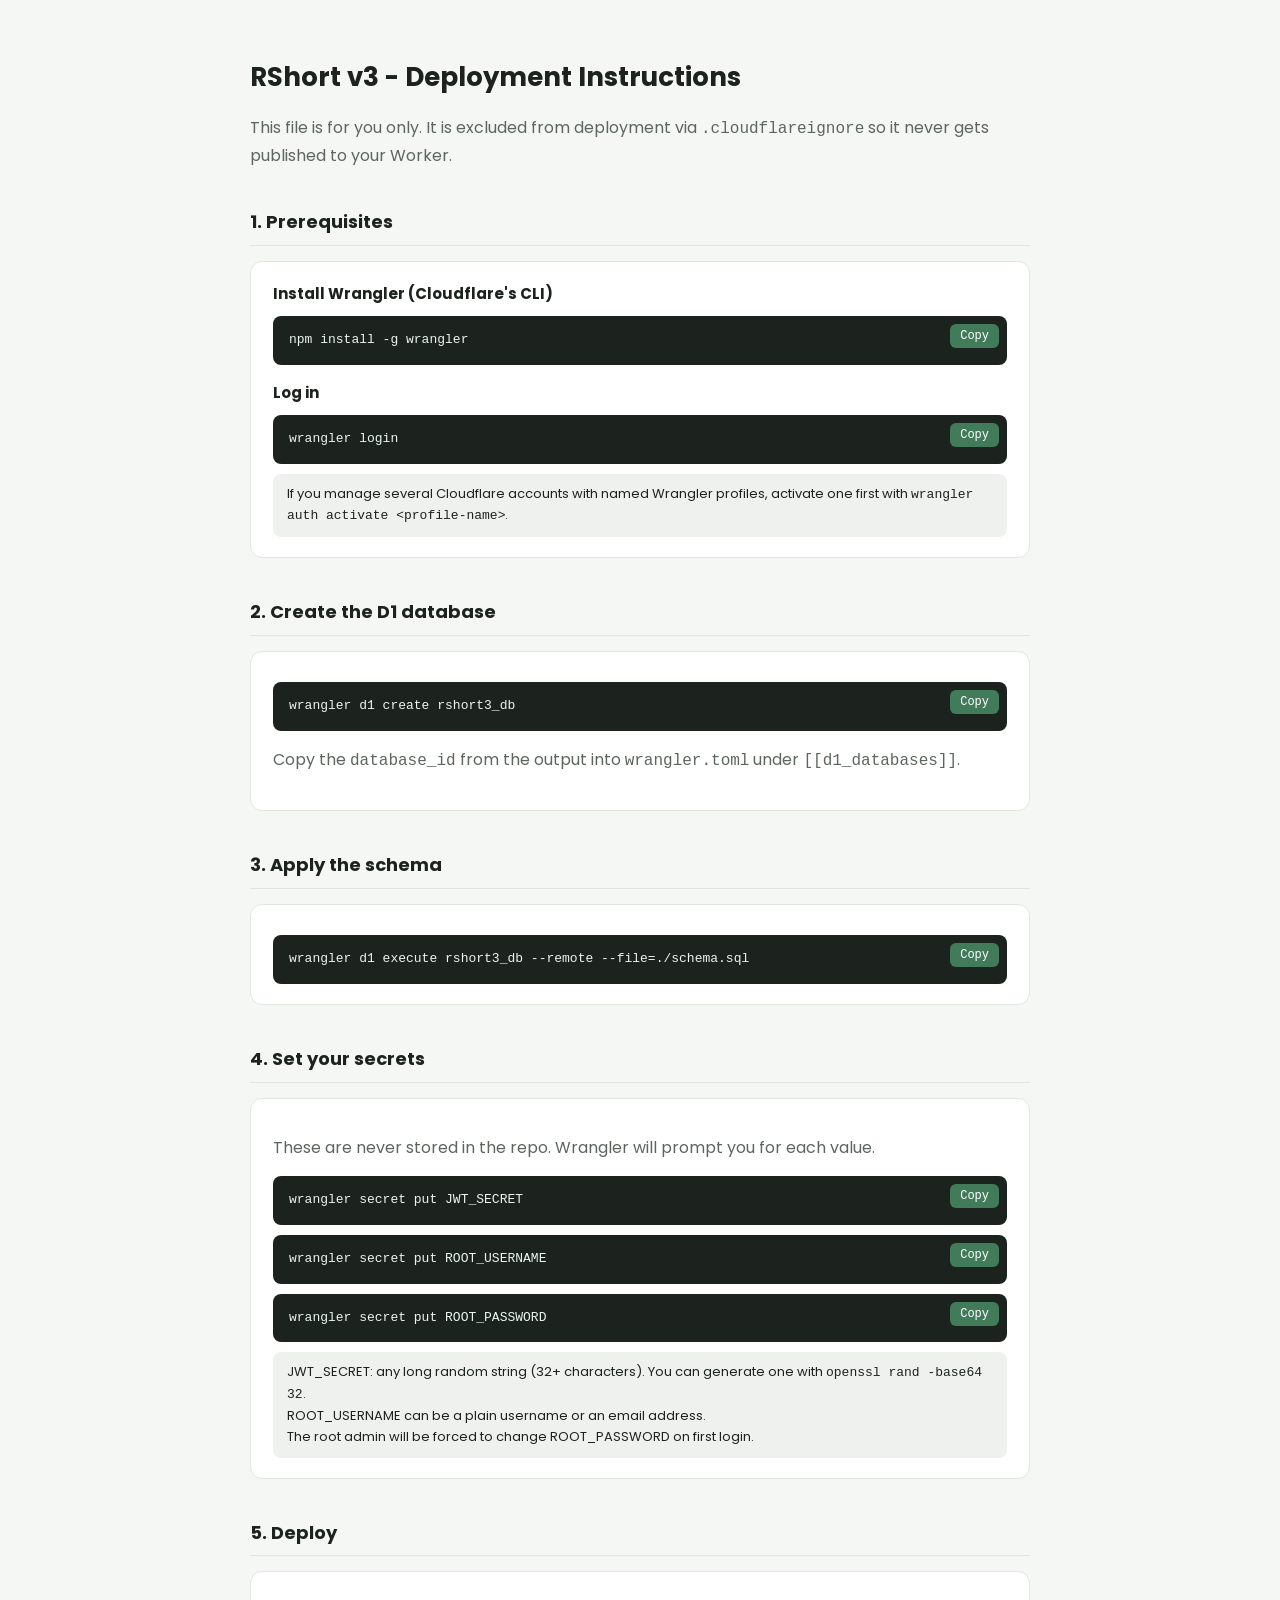
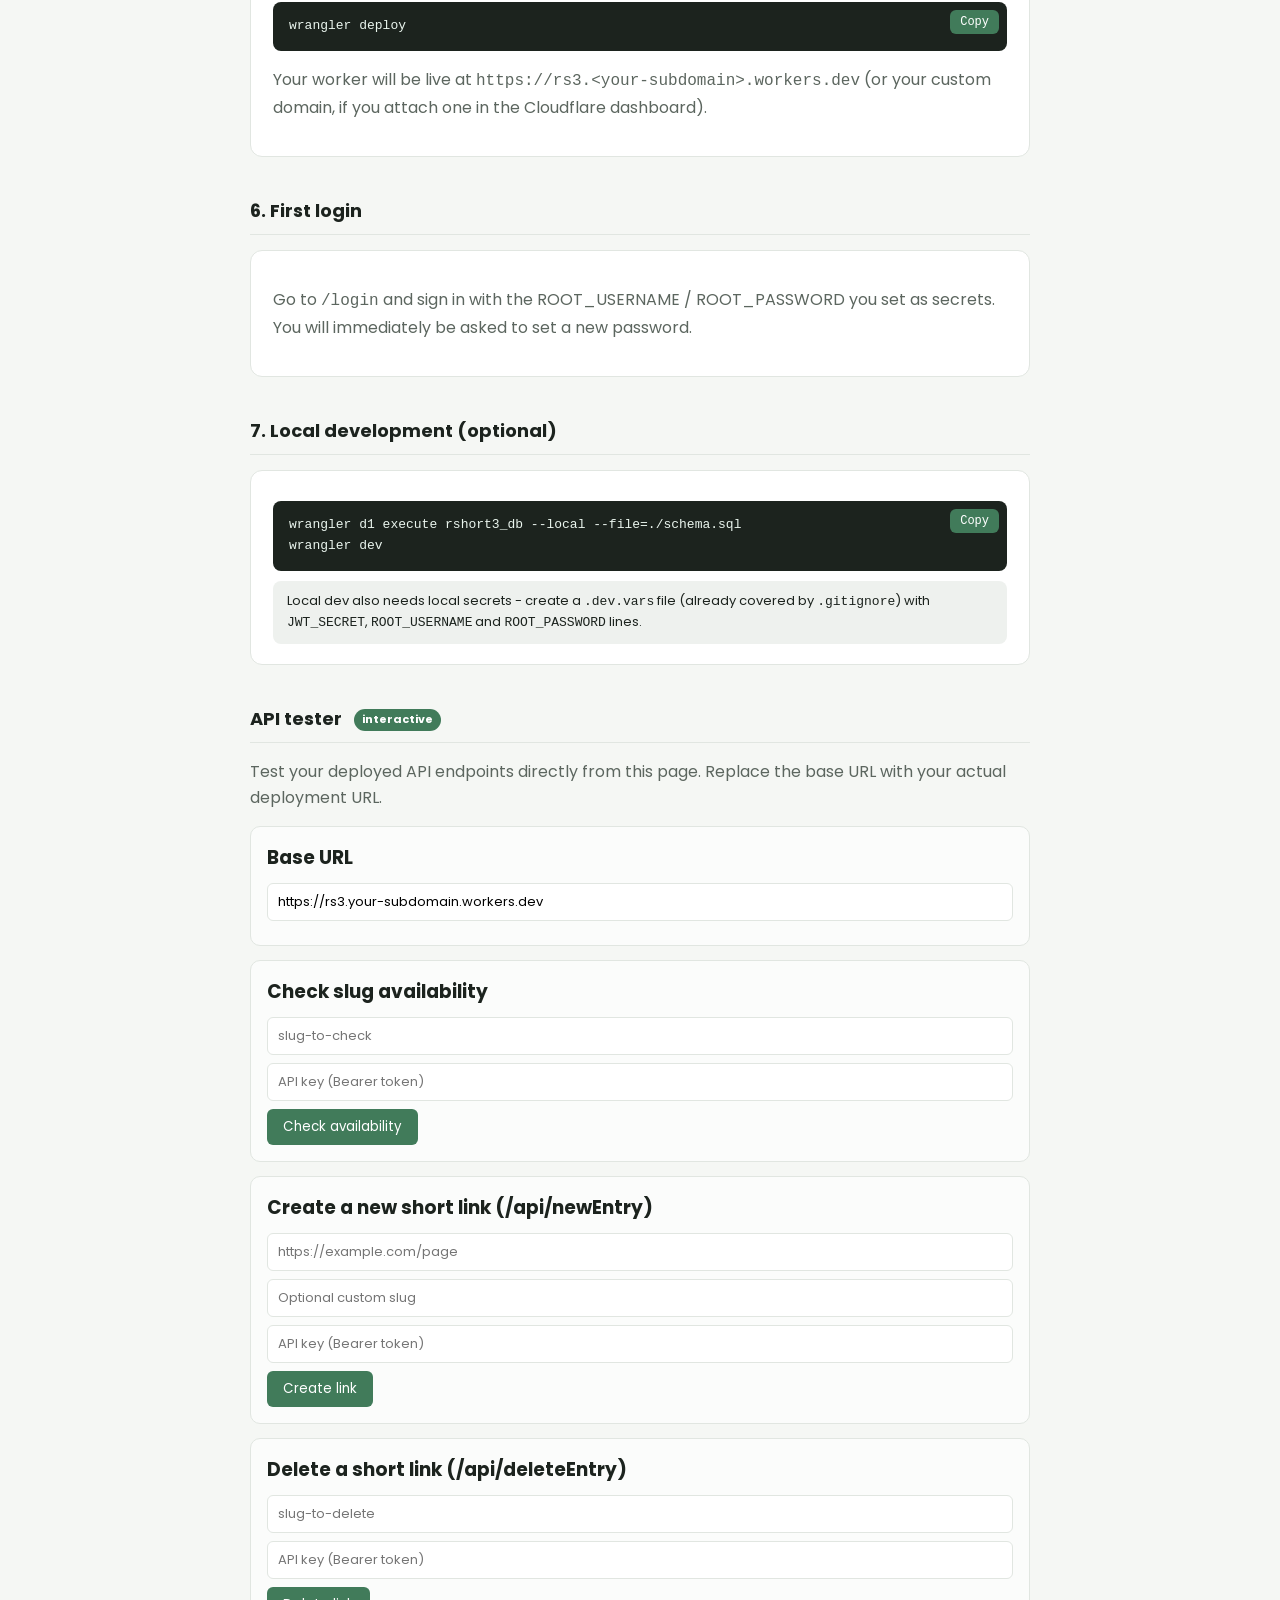
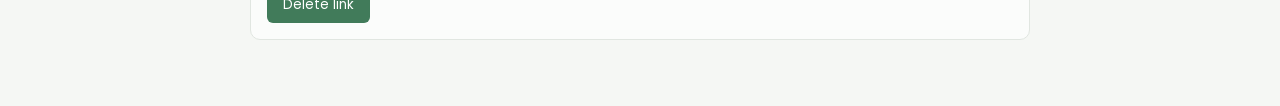
<file: cloudflare-ignore/instructions.html>
<!doctype html>
<html lang="en">
<head>
<meta charset="utf-8">
<meta name="viewport" content="width=device-width,initial-scale=1">
<title>RShort v3 - Deployment Instructions</title>
<link rel="preconnect" href="https://fonts.googleapis.com">
<link href="https://fonts.googleapis.com/css2?family=Poppins:wght@400;500;600;700&display=swap" rel="stylesheet">
<style>
  :root { --accent: #417B5A; --ink: #1c231e; --ink-soft: #5c665f; --line: #e1e6e1; --bg: #f5f7f4; }
  * { box-sizing: border-box; }
  body { font-family: "Poppins", sans-serif; background: var(--bg); color: var(--ink); margin: 0; line-height: 1.6; }
  .wrap { max-width: 820px; margin: 0 auto; padding: 40px 20px 80px; }
  h1 { font-size: 26px; margin-bottom: 4px; }
  h2 { font-size: 18px; margin-top: 40px; border-bottom: 1px solid var(--line); padding-bottom: 8px; }
  p { color: var(--ink-soft); }
  .step { background: #fff; border: 1px solid var(--line); border-radius: 12px; padding: 20px 22px; margin-bottom: 16px; }
  .step h3 { margin: 0 0 8px; font-size: 15px; }
  pre {
    background: #1c231e; color: #eaf5ee; padding: 14px 16px; border-radius: 8px; overflow-x: auto;
    font-size: 13px; position: relative; margin: 10px 0 0;
  }
  code { font-family: ui-monospace, SFMono-Regular, Menlo, monospace; }
  .copy-btn {
    position: absolute; top: 8px; right: 8px; background: var(--accent); color: #fff; border: none;
    border-radius: 6px; padding: 5px 10px; font-size: 12px; cursor: pointer; font-family: inherit;
  }
  .copy-btn:hover { opacity: 0.9; }
  .note { background: #eef1ee; border-radius: 8px; padding: 10px 14px; font-size: 13px; margin-top: 10px; }
  .tester { background: #fbfcfb; border: 1px solid var(--line); border-radius: 10px; padding: 16px; margin-top: 14px; }
  .tester input, .tester select { width: 100%; padding: 8px 10px; border: 1px solid var(--line); border-radius: 6px; margin-bottom: 8px; font-family: inherit; font-size: 13px; }
  .tester button { background: var(--accent); color: #fff; border: none; padding: 8px 16px; border-radius: 6px; cursor: pointer; font-family: inherit; }
  .tester .result { margin-top: 10px; font-size: 12.5px; white-space: pre-wrap; background: #1c231e; color: #eaf5ee; padding: 10px; border-radius: 6px; display: none; max-height: 220px; overflow: auto; }
  .badge { display: inline-block; background: var(--accent); color: #fff; font-size: 11px; padding: 2px 8px; border-radius: 999px; margin-left: 8px; vertical-align: middle; }
</style>
</head>
<body>
<div class="wrap">
  <h1>RShort v3 - Deployment Instructions</h1>
  <p>This file is for you only. It is excluded from deployment via <code>.cloudflareignore</code> so it never gets published to your Worker.</p>

  <h2>1. Prerequisites</h2>
  <div class="step">
    <h3>Install Wrangler (Cloudflare's CLI)</h3>
    <pre><code>npm install -g wrangler</code><button class="copy-btn" onclick="copyCode(this)">Copy</button></pre>
    <h3 style="margin-top:16px;">Log in</h3>
    <pre><code>wrangler login</code><button class="copy-btn" onclick="copyCode(this)">Copy</button></pre>
    <div class="note">If you manage several Cloudflare accounts with named Wrangler profiles, activate one first with <code>wrangler auth activate &lt;profile-name&gt;</code>.</div>
  </div>

  <h2>2. Create the D1 database</h2>
  <div class="step">
    <pre><code>wrangler d1 create rshort3_db</code><button class="copy-btn" onclick="copyCode(this)">Copy</button></pre>
    <p>Copy the <code>database_id</code> from the output into <code>wrangler.toml</code> under <code>[[d1_databases]]</code>.</p>
  </div>

  <h2>3. Apply the schema</h2>
  <div class="step">
    <pre><code>wrangler d1 execute rshort3_db --remote --file=./schema.sql</code><button class="copy-btn" onclick="copyCode(this)">Copy</button></pre>
  </div>

  <h2>4. Set your secrets</h2>
  <div class="step">
    <p>These are never stored in the repo. Wrangler will prompt you for each value.</p>
    <pre><code>wrangler secret put JWT_SECRET</code><button class="copy-btn" onclick="copyCode(this)">Copy</button></pre>
    <pre><code>wrangler secret put ROOT_USERNAME</code><button class="copy-btn" onclick="copyCode(this)">Copy</button></pre>
    <pre><code>wrangler secret put ROOT_PASSWORD</code><button class="copy-btn" onclick="copyCode(this)">Copy</button></pre>
    <div class="note">
      JWT_SECRET: any long random string (32+ characters). You can generate one with
      <code>openssl rand -base64 32</code>.<br>
      ROOT_USERNAME can be a plain username or an email address.<br>
      The root admin will be forced to change ROOT_PASSWORD on first login.
    </div>
  </div>

  <h2>5. Deploy</h2>
  <div class="step">
    <pre><code>wrangler deploy</code><button class="copy-btn" onclick="copyCode(this)">Copy</button></pre>
    <p>Your worker will be live at <code>https://rs3.&lt;your-subdomain&gt;.workers.dev</code> (or your custom domain, if you attach one in the Cloudflare dashboard).</p>
  </div>

  <h2>6. First login</h2>
  <div class="step">
    <p>Go to <code>/login</code> and sign in with the ROOT_USERNAME / ROOT_PASSWORD you set as secrets. You will immediately be asked to set a new password.</p>
  </div>

  <h2>7. Local development (optional)</h2>
  <div class="step">
    <pre><code>wrangler d1 execute rshort3_db --local --file=./schema.sql
wrangler dev</code><button class="copy-btn" onclick="copyCode(this)">Copy</button></pre>
    <div class="note">Local dev also needs local secrets - create a <code>.dev.vars</code> file (already covered by <code>.gitignore</code>) with <code>JWT_SECRET</code>, <code>ROOT_USERNAME</code> and <code>ROOT_PASSWORD</code> lines.</div>
  </div>

  <h2>API tester <span class="badge">interactive</span></h2>
  <p>Test your deployed API endpoints directly from this page. Replace the base URL with your actual deployment URL.</p>

  <div class="tester">
    <h3 style="margin:0 0 10px;">Base URL</h3>
    <input id="base-url" placeholder="https://rs3.your-subdomain.workers.dev" value="https://rs3.your-subdomain.workers.dev">
  </div>

  <div class="tester">
    <h3 style="margin:0 0 10px;">Check slug availability</h3>
    <input id="check-slug" placeholder="slug-to-check">
    <input id="check-api-key" placeholder="API key (Bearer token)">
    <button onclick="checkAvailability()">Check availability</button>
    <div class="result" id="check-result"></div>
  </div>

  <div class="tester">
    <h3 style="margin:0 0 10px;">Create a new short link (/api/newEntry)</h3>
    <input id="new-target" placeholder="https://example.com/page">
    <input id="new-slug" placeholder="Optional custom slug">
    <input id="new-api-key" placeholder="API key (Bearer token)">
    <button onclick="createEntry()">Create link</button>
    <div class="result" id="new-result"></div>
  </div>

  <div class="tester">
    <h3 style="margin:0 0 10px;">Delete a short link (/api/deleteEntry)</h3>
    <input id="del-slug" placeholder="slug-to-delete">
    <input id="del-api-key" placeholder="API key (Bearer token)">
    <button onclick="deleteEntry()">Delete link</button>
    <div class="result" id="del-result"></div>
  </div>
</div>

<script>
function copyCode(btn) {
  const text = btn.parentElement.querySelector("code").innerText;
  navigator.clipboard.writeText(text).then(() => {
    const original = btn.textContent;
    btn.textContent = "Copied!";
    setTimeout(() => (btn.textContent = original), 1200);
  });
}

function baseUrl() {
  return document.getElementById("base-url").value.replace(/\/$/, "");
}

function showResult(id, data) {
  const el = document.getElementById(id);
  el.style.display = "block";
  el.textContent = JSON.stringify(data, null, 2);
}

async function checkAvailability() {
  const slug = document.getElementById("check-slug").value;
  const key = document.getElementById("check-api-key").value;
  try {
    const res = await fetch(`${baseUrl()}/api/checkAvailability?slug=${encodeURIComponent(slug)}`, {
      headers: key ? { Authorization: `Bearer ${key}` } : {},
    });
    showResult("check-result", await res.json());
  } catch (err) {
    showResult("check-result", { error: String(err) });
  }
}

async function createEntry() {
  const target = document.getElementById("new-target").value;
  const slug = document.getElementById("new-slug").value;
  const key = document.getElementById("new-api-key").value;
  try {
    const res = await fetch(`${baseUrl()}/api/newEntry`, {
      method: "POST",
      headers: { "Content-Type": "application/json", Authorization: `Bearer ${key}` },
      body: JSON.stringify({ target, slug: slug || undefined }),
    });
    showResult("new-result", await res.json());
  } catch (err) {
    showResult("new-result", { error: String(err) });
  }
}

async function deleteEntry() {
  const slug = document.getElementById("del-slug").value;
  const key = document.getElementById("del-api-key").value;
  try {
    const res = await fetch(`${baseUrl()}/api/deleteEntry`, {
      method: "POST",
      headers: { "Content-Type": "application/json", Authorization: `Bearer ${key}` },
      body: JSON.stringify({ slug }),
    });
    showResult("del-result", await res.json());
  } catch (err) {
    showResult("del-result", { error: String(err) });
  }
}
</script>
</body>
</html>
</file>
